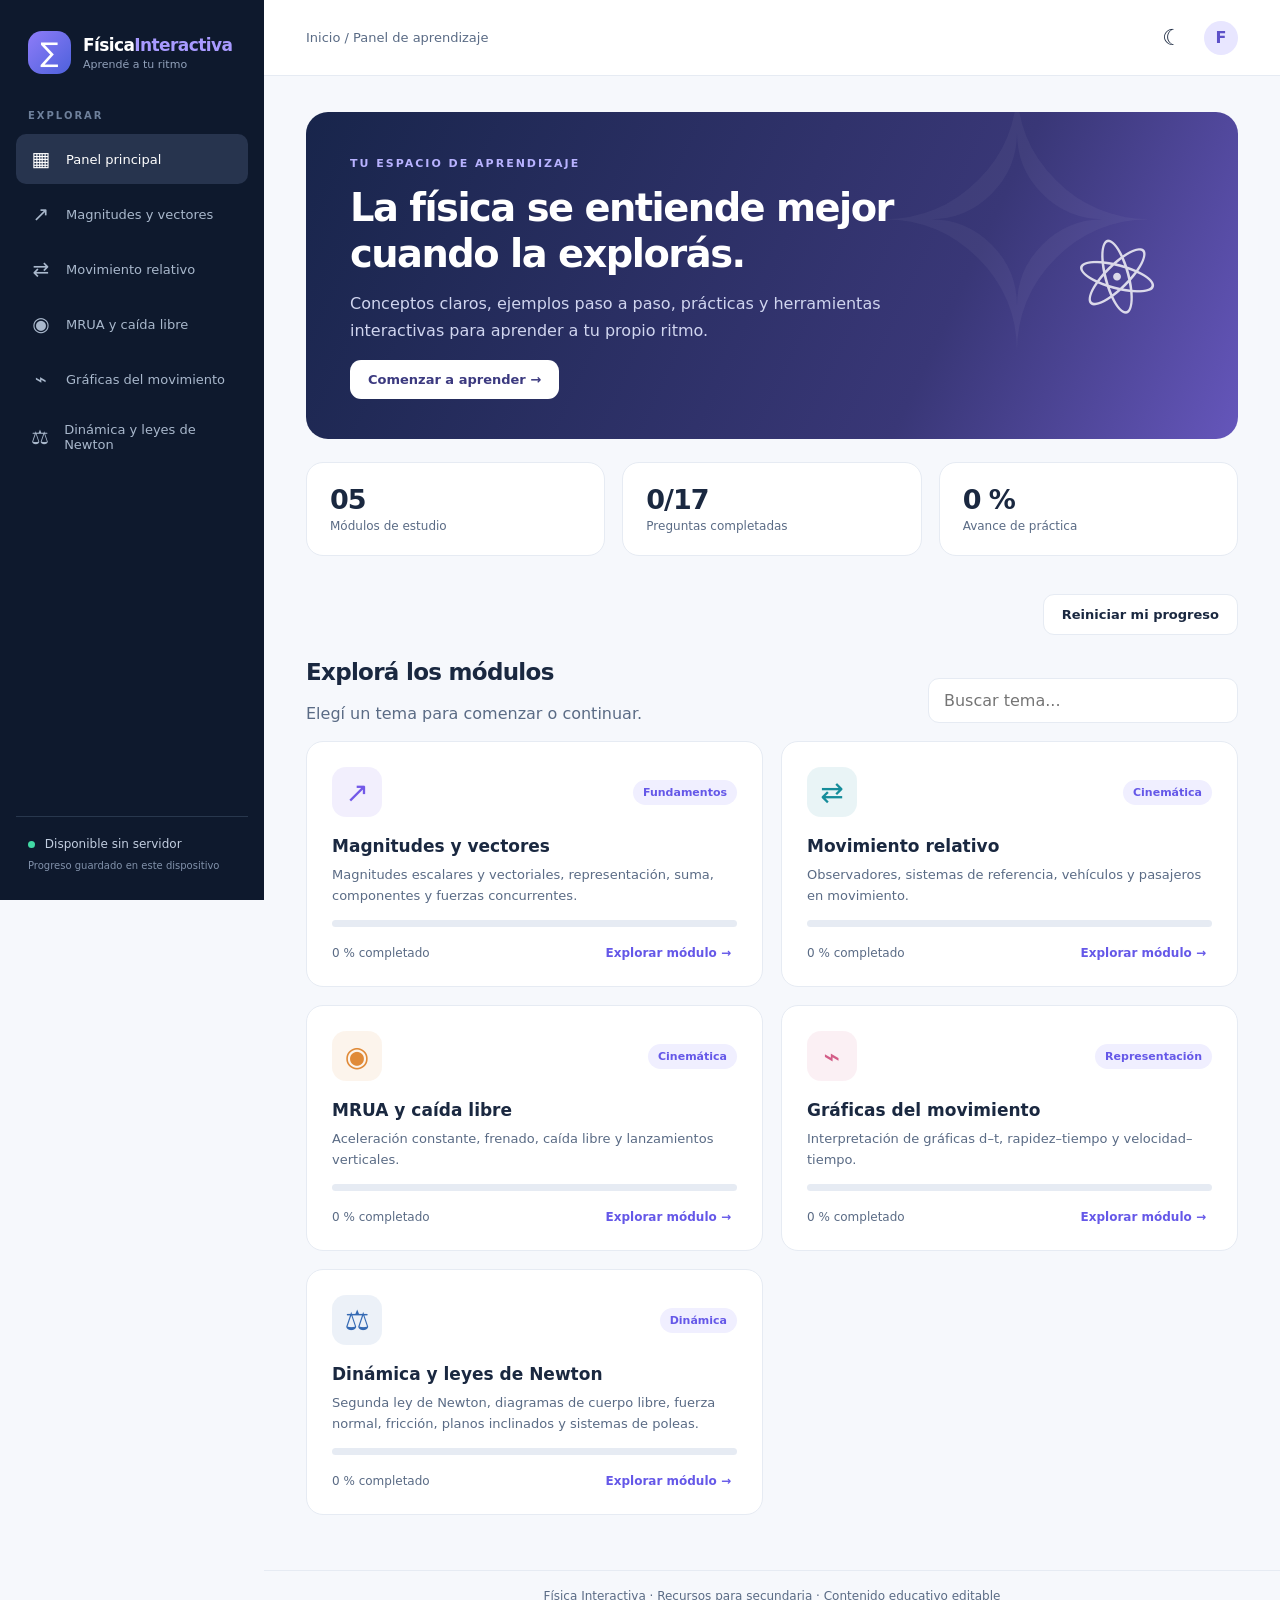
<file: index.html>
<!doctype html>
<html lang="es">
<head>
  <meta charset="UTF-8">
  <meta name="viewport" content="width=device-width,initial-scale=1,viewport-fit=cover">
  <meta name="theme-color" content="#0b1220">
  <meta name="description" content="Portal interactivo de Física para secundaria: teoría, ejemplos, prácticas y simuladores.">
  <meta property="og:type" content="website">
  <meta property="og:title" content="Física Interactiva | Portal de aprendizaje">
  <meta property="og:description" content="Teoría, ejemplos, prácticas y simuladores de Física para secundaria.">
  <title>Física Interactiva | Portal de aprendizaje</title>
  <link rel="icon" href="data:image/svg+xml,%3Csvg xmlns='http://www.w3.org/2000/svg' viewBox='0 0 64 64'%3E%3Crect width='64' height='64' rx='14' fill='%230b1220'/%3E%3Ctext x='32' y='45' font-size='40' text-anchor='middle' fill='%23ffffff' font-family='Georgia,serif'%3E%E2%88%91%3C/text%3E%3C/svg%3E">
  <link rel="stylesheet" href="assets/styles.css">
  <style>
    .skip-link{position:absolute;left:-9999px;top:0;z-index:1000;padding:.7rem 1rem;background:#fff;color:#0b1220;font-weight:600;border-radius:0 0 8px 0}
    .skip-link:focus{left:0}
    .noscript-msg{margin:1rem;padding:1rem;border:1px solid currentColor;border-radius:8px}
  </style>
</head>
<body>
  <a class="skip-link" href="#app">Ir al contenido</a>

  <div class="shell">
    <aside class="sidebar" id="sidebar" aria-label="Menú lateral">
      <div class="brand">
        <span class="brand-icon" aria-hidden="true">∑</span>
        <div>
          <b>Física<span>Interactiva</span></b>
          <small>Aprendé a tu ritmo</small>
        </div>
      </div>
      <div class="nav-label">EXPLORAR</div>
      <nav id="nav" aria-label="Secciones del portal"></nav>
      <div class="sidebar-foot">
        <span class="status-dot" aria-hidden="true"></span> Disponible sin servidor
        <small>Progreso guardado en este dispositivo</small>
      </div>
    </aside>

    <div class="main">
      <header class="topbar">
        <button type="button" class="mobile-menu" id="menu" aria-label="Abrir menú" aria-controls="sidebar" aria-expanded="false">☰</button>
        <div class="breadcrumbs" id="breadcrumbs" aria-live="polite">Inicio / Panel de aprendizaje</div>
        <div class="top-actions">
          <button type="button" class="theme-toggle" id="theme" title="Cambiar tema" aria-label="Cambiar tema">☾</button>
          <span class="avatar" aria-hidden="true">F</span>
        </div>
      </header>

      <main id="app" tabindex="-1">
        <noscript><p class="noscript-msg">Este portal necesita JavaScript activado para mostrar su contenido.</p></noscript>
      </main>

      <footer>Física Interactiva · Recursos para secundaria · Contenido educativo editable</footer>
    </div>
  </div>

  <script src="assets/data.js"></script>
  <script src="assets/app.js"></script>
</body>
</html>
</file>
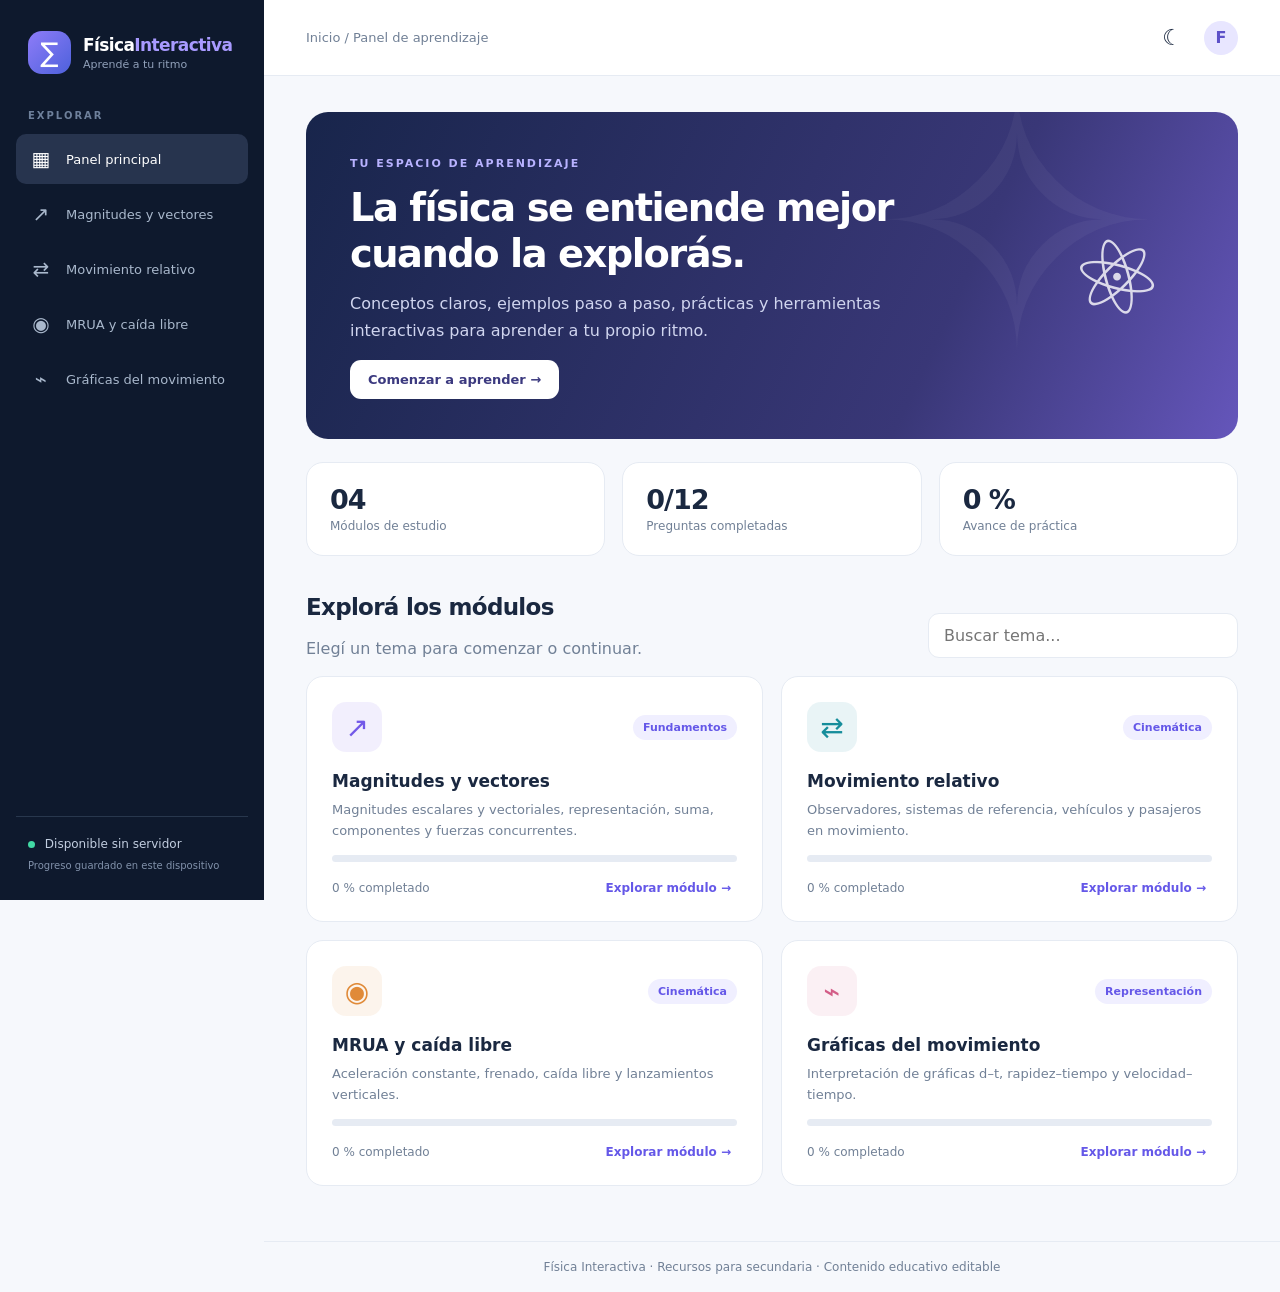
<file: portal-fisica-con-pdf-automatico/index.html>
<!doctype html><html lang="es"><head><meta charset="UTF-8"><meta name="viewport" content="width=device-width,initial-scale=1"><meta name="theme-color" content="#0b1220"><meta name="description" content="Portal interactivo de Física para secundaria: teoría, ejemplos, prácticas y simuladores."><title>Física Interactiva | Portal de aprendizaje</title><link rel="stylesheet" href="assets/styles.css"></head><body><div class="shell"><aside class="sidebar" id="sidebar"><div class="brand"><span class="brand-icon">∑</span><div><b>Física<span>Interactiva</span></b><small>Aprendé a tu ritmo</small></div></div><div class="nav-label">EXPLORAR</div><nav id="nav"></nav><div class="sidebar-foot"><span class="status-dot"></span> Disponible sin servidor <small>Progreso guardado en este dispositivo</small></div></aside><div class="main"><header class="topbar"><button class="mobile-menu" id="menu" aria-label="Abrir menú">☰</button><div class="breadcrumbs" id="breadcrumbs">Inicio / Panel de aprendizaje</div><div class="top-actions"><button class="theme-toggle" id="theme" title="Cambiar tema" aria-label="Cambiar tema">☾</button><span class="avatar">F</span></div></header><main id="app" tabindex="-1"></main><footer>Física Interactiva · Recursos para secundaria · Contenido educativo editable</footer></div></div><script src="assets/data.js"></script><script src="assets/app.js"></script></body></html>
</file>
<file: assets/styles.css>
:root{font-family:Inter,ui-sans-serif,system-ui,-apple-system,Segoe UI,sans-serif;color:#1a2840;background:#f6f8fc;--bg:#f6f8fc;--surface:#fff;--ink:#1a2840;--muted:#5a6b85;--border:#e6ebf3;--nav:#0e192d;--accent:#6558e8;--soft:#f0efff}*{box-sizing:border-box}body{margin:0;background:var(--bg);color:var(--ink)}button,input{font:inherit}button{cursor:pointer}.shell{display:flex;min-height:100vh}.sidebar{width:264px;flex-shrink:0;background:var(--nav);color:#c2cee0;display:flex;flex-direction:column;position:sticky;top:0;height:100vh;padding:27px 16px}.brand{display:flex;align-items:center;gap:12px;padding:4px 12px 36px;color:white}.brand-icon{display:grid;place-items:center;width:43px;height:43px;border-radius:14px;background:linear-gradient(135deg,#8e7cf8,#4d61dc);font-size:27px}.brand b{font-size:17px;letter-spacing:-.6px}.brand b span{color:#a89aff}.brand small{display:block;font-size:11px;color:#91a1ba;margin-top:3px}.nav-label{font-size:10px;letter-spacing:2px;color:#6e809b;margin:0 12px 13px;font-weight:800}nav{display:grid;gap:5px}.nav-btn{border:0;background:transparent;color:#a9b8cc;text-align:left;border-radius:10px;padding:13px;display:flex;align-items:center;gap:13px;width:100%;font-size:13px}.nav-btn:hover,.nav-btn.active{background:#27344e;color:#fff}.nav-icon{font-size:20px;width:24px;text-align:center}.sidebar-foot{margin-top:auto;border-top:1px solid #28374d;padding:20px 12px 0;font-size:12px}.sidebar-foot small{display:block;color:#8191aa;margin-top:7px;line-height:1.5}.status-dot{display:inline-block;width:7px;height:7px;background:#41d9a4;border-radius:50%;margin-right:6px}.main{min-width:0;flex:1;display:flex;flex-direction:column}.topbar{height:76px;background:var(--surface);border-bottom:1px solid var(--border);display:flex;align-items:center;justify-content:space-between;padding:0 42px}.breadcrumbs{font-size:13px;color:var(--muted)}.top-actions{display:flex;align-items:center;gap:16px}.theme-toggle,.mobile-menu{border:0;background:transparent;color:var(--ink);font-size:22px}.mobile-menu{display:none}.avatar{width:34px;height:34px;border-radius:50%;display:grid;place-items:center;background:#e8e6ff;color:#5d51c8;font-weight:800}main{width:100%;max-width:1360px;margin:0 auto;padding:36px 42px 55px;flex:1}footer{text-align:center;padding:18px;color:var(--muted);font-size:12px;border-top:1px solid var(--border)}h1,h2,h3,p{margin-top:0}h1{font-size:clamp(28px,3vw,39px);letter-spacing:-1.5px;line-height:1.2}h2{font-size:23px;letter-spacing:-.7px}h3{font-size:17px}.muted{color:var(--muted)}.eyebrow{text-transform:uppercase;letter-spacing:2px;font-size:11px;font-weight:800;color:var(--accent)}.hero{border-radius:22px;background:linear-gradient(115deg,#18254b,#393777 68%,#6556bb);color:#fff;padding:40px 44px;display:flex;justify-content:space-between;gap:20px;overflow:hidden;position:relative}.hero:after{content:'✧';position:absolute;right:8%;top:-90px;font-size:350px;color:#ffffff0b;pointer-events:none}.hero h1{max-width:620px;margin:14px 0}.hero p{max-width:540px;color:#d0d5ef;line-height:1.65}.hero .eyebrow{color:#b8b2ff}.btn{border:0;border-radius:11px;padding:12px 18px;font-weight:750;font-size:13px;display:inline-flex;align-items:center;justify-content:center;gap:8px;text-decoration:none;transition:transform .15s}.btn:hover{transform:translateY(-2px)}.btn-primary{background:#5f52e0;color:white}.btn-white{background:white;color:#3b397f}.btn-outline{background:var(--surface);color:var(--ink);border:1px solid var(--border)}.hero-art{font-size:105px;align-self:center;opacity:.8;transform:rotate(-15deg);padding-right:30px}.stats{display:grid;grid-template-columns:repeat(3,1fr);gap:17px;margin:23px 0 38px}.stat,.card,.panel{background:var(--surface);border:1px solid var(--border);border-radius:17px}.stat{padding:21px 23px}.stat b{display:block;font-size:27px;letter-spacing:-1px}.stat small{color:var(--muted);font-size:12px}.section-head{display:flex;justify-content:space-between;align-items:end;gap:12px;margin:0 0 18px}.section-head p{margin:5px 0 0}.cards{display:grid;grid-template-columns:repeat(2,minmax(0,1fr));gap:18px}.card{padding:25px;transition:box-shadow .2s,transform .2s}.card:hover{box-shadow:0 12px 32px #2334560c;transform:translateY(-2px)}.card-top{display:flex;justify-content:space-between;align-items:center}.module-icon{width:50px;height:50px;display:grid;place-items:center;font-size:28px;border-radius:14px}.tag{font-size:11px;border-radius:99px;background:var(--soft);color:var(--accent);padding:6px 10px;font-weight:750}.card h3{margin:19px 0 9px}.card p{line-height:1.6;font-size:13px;min-height:42px}.progress-track{height:7px;border-radius:9px;background:var(--border);overflow:hidden}.progress-fill{height:100%;border-radius:9px;background:linear-gradient(90deg,#6d5af2,#36c9c1)}.card-bottom{display:flex;justify-content:space-between;align-items:center;margin-top:18px;font-size:12px}.link-btn{border:0;background:none;color:var(--accent);font-weight:800}.module-head{display:flex;align-items:center;gap:20px;margin-bottom:26px}.module-head .module-icon{width:72px;height:72px;font-size:40px}.module-head h1{margin:6px 0}.tabs{display:flex;gap:7px;border-bottom:1px solid var(--border);margin:25px 0;overflow:auto}.tab{background:transparent;border:0;color:var(--muted);padding:13px 18px;white-space:nowrap;border-bottom:3px solid transparent;font-weight:700;font-size:13px}.tab.active{color:var(--accent);border-bottom-color:var(--accent)}.panel{padding:26px;margin-bottom:18px}.panel p{line-height:1.8}.concept-grid{display:grid;grid-template-columns:repeat(2,minmax(0,1fr));gap:16px}.formula{background:var(--soft);border-radius:10px;padding:16px;text-align:center;font-size:18px;color:var(--accent);font-weight:650;overflow:auto}.formula code{white-space:normal}.step{display:flex;gap:14px;padding:14px 0;border-bottom:1px solid var(--border);line-height:1.7}.step:last-child{border-bottom:0}.step-num{flex-shrink:0;width:27px;height:27px;border-radius:50%;display:grid;place-items:center;background:var(--soft);color:var(--accent);font-weight:800;font-size:12px}.answer{padding:17px;background:#e7f7f0;color:#11694a;border-radius:10px;font-weight:750;margin-top:15px}.quiz-option{display:block;width:100%;text-align:left;padding:14px 16px;margin:9px 0;border:1px solid var(--border);border-radius:10px;background:var(--surface);color:var(--ink)}.quiz-option.selected{border-color:var(--accent);background:var(--soft)}.quiz-option.correct{border-color:#36b58a;background:#e7f7f0;color:#11694a}.quiz-option.wrong{border-color:#e17c7c;background:#fff0f0;color:#9a3535}.quiz-meta{display:flex;justify-content:space-between;font-size:13px;color:var(--muted);margin-bottom:18px}.resource{display:flex;justify-content:space-between;align-items:center;gap:20px;padding:18px 0;border-bottom:1px solid var(--border)}.resource:last-child{border:0}.resource p{font-size:12px;margin:5px 0 0}.input-grid{display:grid;grid-template-columns:repeat(3,1fr);gap:13px}.field label{display:block;font-size:12px;font-weight:750;margin-bottom:8px}.field input{width:100%;background:var(--surface);border:1px solid var(--border);border-radius:9px;padding:12px;color:var(--ink)}.calc-result{font-size:22px;font-weight:800;color:var(--accent);margin-top:18px}.topics{display:flex;flex-wrap:wrap;gap:9px}.topic{background:var(--soft);color:var(--accent);border-radius:8px;padding:10px 13px;font-size:12px}.search{width:100%;max-width:310px;border:1px solid var(--border);background:var(--surface);padding:12px 15px;border-radius:11px;color:var(--ink)}.empty{padding:35px;text-align:center;color:var(--muted)}.graph{width:100%;height:auto;max-height:310px}.graph line,.graph polyline{vector-effect:non-scaling-stroke}.note{font-size:12px;color:var(--muted);line-height:1.6}.dark{--bg:#101827;--surface:#182439;--ink:#ecf1fb;--muted:#a5b3c9;--border:#2c3c55;--soft:#302b58;--accent:#b6aaff}.dark .answer,.dark .quiz-option.correct{background:#173f36;color:#9ce4c6}.dark .quiz-option.wrong{background:#4c2830;color:#ffd1d1}@media(max-width:1000px){.sidebar{width:220px}.topbar{padding:0 25px}main{padding:28px 25px}.hero-art{display:none}}@media(max-width:760px){.sidebar{position:fixed;z-index:20;left:-280px;transition:left .2s;width:264px}.sidebar.open{left:0;box-shadow:0 0 0 100vmax #0008}.mobile-menu{display:block}.topbar{height:65px;padding:0 18px;gap:12px}.breadcrumbs{flex:1;font-size:11px}main{padding:22px 16px}.hero{padding:28px 23px}.hero h1{font-size:29px}.cards,.concept-grid{grid-template-columns:1fr}.stats{gap:8px}.stat{padding:16px 12px}.stat b{font-size:22px}.input-grid{grid-template-columns:1fr}.module-head{align-items:flex-start}.module-head .module-icon{width:55px;height:55px;font-size:30px}.resource{flex-wrap:wrap}.panel{padding:20px}}

/* Acciones para descargar materiales */
.resource-actions{display:flex;flex-wrap:wrap;gap:8px;justify-content:flex-end}
@media(max-width:720px){.resource-actions{justify-content:flex-start}}

/* Accesibilidad: foco visible para teclado */
:focus-visible{outline:3px solid var(--accent);outline-offset:2px}
.sidebar :focus-visible{outline-color:#fff}
.hero :focus-visible{outline-color:#fff}
.formula sub,.formula sup{font-size:.7em}

/* Accesibilidad: respetar la preferencia de movimiento reducido */
@media (prefers-reduced-motion:reduce){*{transition:none!important}.btn:hover,.card:hover{transform:none}}
</file>
<file: portal-fisica-con-pdf-automatico/assets/styles.css>
:root{font-family:Inter,ui-sans-serif,system-ui,-apple-system,Segoe UI,sans-serif;color:#1a2840;background:#f6f8fc;--bg:#f6f8fc;--surface:#fff;--ink:#1a2840;--muted:#718096;--border:#e6ebf3;--nav:#0e192d;--accent:#6558e8;--soft:#f0efff}*{box-sizing:border-box}body{margin:0;background:var(--bg);color:var(--ink)}button,input{font:inherit}button{cursor:pointer}.shell{display:flex;min-height:100vh}.sidebar{width:264px;flex-shrink:0;background:var(--nav);color:#c2cee0;display:flex;flex-direction:column;position:sticky;top:0;height:100vh;padding:27px 16px}.brand{display:flex;align-items:center;gap:12px;padding:4px 12px 36px;color:white}.brand-icon{display:grid;place-items:center;width:43px;height:43px;border-radius:14px;background:linear-gradient(135deg,#8e7cf8,#4d61dc);font-size:27px}.brand b{font-size:17px;letter-spacing:-.6px}.brand b span{color:#a89aff}.brand small{display:block;font-size:11px;color:#91a1ba;margin-top:3px}.nav-label{font-size:10px;letter-spacing:2px;color:#6e809b;margin:0 12px 13px;font-weight:800}nav{display:grid;gap:5px}.nav-btn{border:0;background:transparent;color:#a9b8cc;text-align:left;border-radius:10px;padding:13px;display:flex;align-items:center;gap:13px;width:100%;font-size:13px}.nav-btn:hover,.nav-btn.active{background:#27344e;color:#fff}.nav-icon{font-size:20px;width:24px;text-align:center}.sidebar-foot{margin-top:auto;border-top:1px solid #28374d;padding:20px 12px 0;font-size:12px}.sidebar-foot small{display:block;color:#8191aa;margin-top:7px;line-height:1.5}.status-dot{display:inline-block;width:7px;height:7px;background:#41d9a4;border-radius:50%;margin-right:6px}.main{min-width:0;flex:1;display:flex;flex-direction:column}.topbar{height:76px;background:var(--surface);border-bottom:1px solid var(--border);display:flex;align-items:center;justify-content:space-between;padding:0 42px}.breadcrumbs{font-size:13px;color:var(--muted)}.top-actions{display:flex;align-items:center;gap:16px}.theme-toggle,.mobile-menu{border:0;background:transparent;color:var(--ink);font-size:22px}.mobile-menu{display:none}.avatar{width:34px;height:34px;border-radius:50%;display:grid;place-items:center;background:#e8e6ff;color:#5d51c8;font-weight:800}main{width:100%;max-width:1360px;margin:0 auto;padding:36px 42px 55px;flex:1}footer{text-align:center;padding:18px;color:var(--muted);font-size:12px;border-top:1px solid var(--border)}h1,h2,h3,p{margin-top:0}h1{font-size:clamp(28px,3vw,39px);letter-spacing:-1.5px;line-height:1.2}h2{font-size:23px;letter-spacing:-.7px}h3{font-size:17px}.muted{color:var(--muted)}.eyebrow{text-transform:uppercase;letter-spacing:2px;font-size:11px;font-weight:800;color:var(--accent)}.hero{border-radius:22px;background:linear-gradient(115deg,#18254b,#393777 68%,#6556bb);color:#fff;padding:40px 44px;display:flex;justify-content:space-between;gap:20px;overflow:hidden;position:relative}.hero:after{content:'✧';position:absolute;right:8%;top:-90px;font-size:350px;color:#ffffff0b;pointer-events:none}.hero h1{max-width:620px;margin:14px 0}.hero p{max-width:540px;color:#d0d5ef;line-height:1.65}.hero .eyebrow{color:#b8b2ff}.btn{border:0;border-radius:11px;padding:12px 18px;font-weight:750;font-size:13px;display:inline-flex;align-items:center;justify-content:center;gap:8px;text-decoration:none;transition:transform .15s}.btn:hover{transform:translateY(-2px)}.btn-primary{background:#7164f1;color:white}.btn-white{background:white;color:#3b397f}.btn-outline{background:var(--surface);color:var(--ink);border:1px solid var(--border)}.hero-art{font-size:105px;align-self:center;opacity:.8;transform:rotate(-15deg);padding-right:30px}.stats{display:grid;grid-template-columns:repeat(3,1fr);gap:17px;margin:23px 0 38px}.stat,.card,.panel{background:var(--surface);border:1px solid var(--border);border-radius:17px}.stat{padding:21px 23px}.stat b{display:block;font-size:27px;letter-spacing:-1px}.stat small{color:var(--muted);font-size:12px}.section-head{display:flex;justify-content:space-between;align-items:end;gap:12px;margin:0 0 18px}.section-head p{margin:5px 0 0}.cards{display:grid;grid-template-columns:repeat(2,minmax(0,1fr));gap:18px}.card{padding:25px;transition:box-shadow .2s,transform .2s}.card:hover{box-shadow:0 12px 32px #2334560c;transform:translateY(-2px)}.card-top{display:flex;justify-content:space-between;align-items:center}.module-icon{width:50px;height:50px;display:grid;place-items:center;font-size:28px;border-radius:14px}.tag{font-size:11px;border-radius:99px;background:var(--soft);color:var(--accent);padding:6px 10px;font-weight:750}.card h3{margin:19px 0 9px}.card p{line-height:1.6;font-size:13px;min-height:42px}.progress-track{height:7px;border-radius:9px;background:var(--border);overflow:hidden}.progress-fill{height:100%;border-radius:9px;background:linear-gradient(90deg,#6d5af2,#36c9c1)}.card-bottom{display:flex;justify-content:space-between;align-items:center;margin-top:18px;font-size:12px}.link-btn{border:0;background:none;color:var(--accent);font-weight:800}.module-head{display:flex;align-items:center;gap:20px;margin-bottom:26px}.module-head .module-icon{width:72px;height:72px;font-size:40px}.module-head h1{margin:6px 0}.tabs{display:flex;gap:7px;border-bottom:1px solid var(--border);margin:25px 0;overflow:auto}.tab{background:transparent;border:0;color:var(--muted);padding:13px 18px;white-space:nowrap;border-bottom:3px solid transparent;font-weight:700;font-size:13px}.tab.active{color:var(--accent);border-bottom-color:var(--accent)}.panel{padding:26px;margin-bottom:18px}.panel p{line-height:1.8}.concept-grid{display:grid;grid-template-columns:repeat(2,minmax(0,1fr));gap:16px}.formula{background:var(--soft);border-radius:10px;padding:16px;text-align:center;font-size:18px;color:var(--accent);font-weight:650;overflow:auto}.formula code{white-space:normal}.step{display:flex;gap:14px;padding:14px 0;border-bottom:1px solid var(--border);line-height:1.7}.step:last-child{border-bottom:0}.step-num{flex-shrink:0;width:27px;height:27px;border-radius:50%;display:grid;place-items:center;background:var(--soft);color:var(--accent);font-weight:800;font-size:12px}.answer{padding:17px;background:#e7f7f0;color:#11694a;border-radius:10px;font-weight:750;margin-top:15px}.quiz-option{display:block;width:100%;text-align:left;padding:14px 16px;margin:9px 0;border:1px solid var(--border);border-radius:10px;background:var(--surface);color:var(--ink)}.quiz-option.selected{border-color:var(--accent);background:var(--soft)}.quiz-option.correct{border-color:#36b58a;background:#e7f7f0;color:#11694a}.quiz-option.wrong{border-color:#e17c7c;background:#fff0f0;color:#9a3535}.quiz-meta{display:flex;justify-content:space-between;font-size:13px;color:var(--muted);margin-bottom:18px}.resource{display:flex;justify-content:space-between;align-items:center;gap:20px;padding:18px 0;border-bottom:1px solid var(--border)}.resource:last-child{border:0}.resource p{font-size:12px;margin:5px 0 0}.input-grid{display:grid;grid-template-columns:repeat(3,1fr);gap:13px}.field label{display:block;font-size:12px;font-weight:750;margin-bottom:8px}.field input{width:100%;background:var(--surface);border:1px solid var(--border);border-radius:9px;padding:12px;color:var(--ink)}.calc-result{font-size:22px;font-weight:800;color:var(--accent);margin-top:18px}.topics{display:flex;flex-wrap:wrap;gap:9px}.topic{background:var(--soft);color:var(--accent);border-radius:8px;padding:10px 13px;font-size:12px}.search{width:100%;max-width:310px;border:1px solid var(--border);background:var(--surface);padding:12px 15px;border-radius:11px;color:var(--ink)}.empty{padding:35px;text-align:center;color:var(--muted)}.graph{width:100%;height:auto;max-height:310px}.graph line,.graph polyline{vector-effect:non-scaling-stroke}.note{font-size:12px;color:var(--muted);line-height:1.6}.dark{--bg:#101827;--surface:#182439;--ink:#ecf1fb;--muted:#a5b3c9;--border:#2c3c55;--soft:#302b58;--accent:#b6aaff}.dark .answer,.dark .quiz-option.correct{background:#173f36;color:#9ce4c6}.dark .quiz-option.wrong{background:#4c2830;color:#ffd1d1}@media(max-width:1000px){.sidebar{width:220px}.topbar{padding:0 25px}main{padding:28px 25px}.hero-art{display:none}}@media(max-width:760px){.sidebar{position:fixed;z-index:20;left:-280px;transition:left .2s;width:264px}.sidebar.open{left:0;box-shadow:0 0 0 100vmax #0008}.mobile-menu{display:block}.topbar{height:65px;padding:0 18px;gap:12px}.breadcrumbs{flex:1;font-size:11px}main{padding:22px 16px}.hero{padding:28px 23px}.hero h1{font-size:29px}.cards,.concept-grid{grid-template-columns:1fr}.stats{gap:8px}.stat{padding:16px 12px}.stat b{font-size:22px}.input-grid{grid-template-columns:1fr}.module-head{align-items:flex-start}.module-head .module-icon{width:55px;height:55px;font-size:30px}.resource{flex-wrap:wrap}.panel{padding:20px}}

/* Acciones para descargar materiales */
.resource-actions{display:flex;flex-wrap:wrap;gap:8px;justify-content:flex-end}
@media(max-width:720px){.resource-actions{justify-content:flex-start}}
</file>
